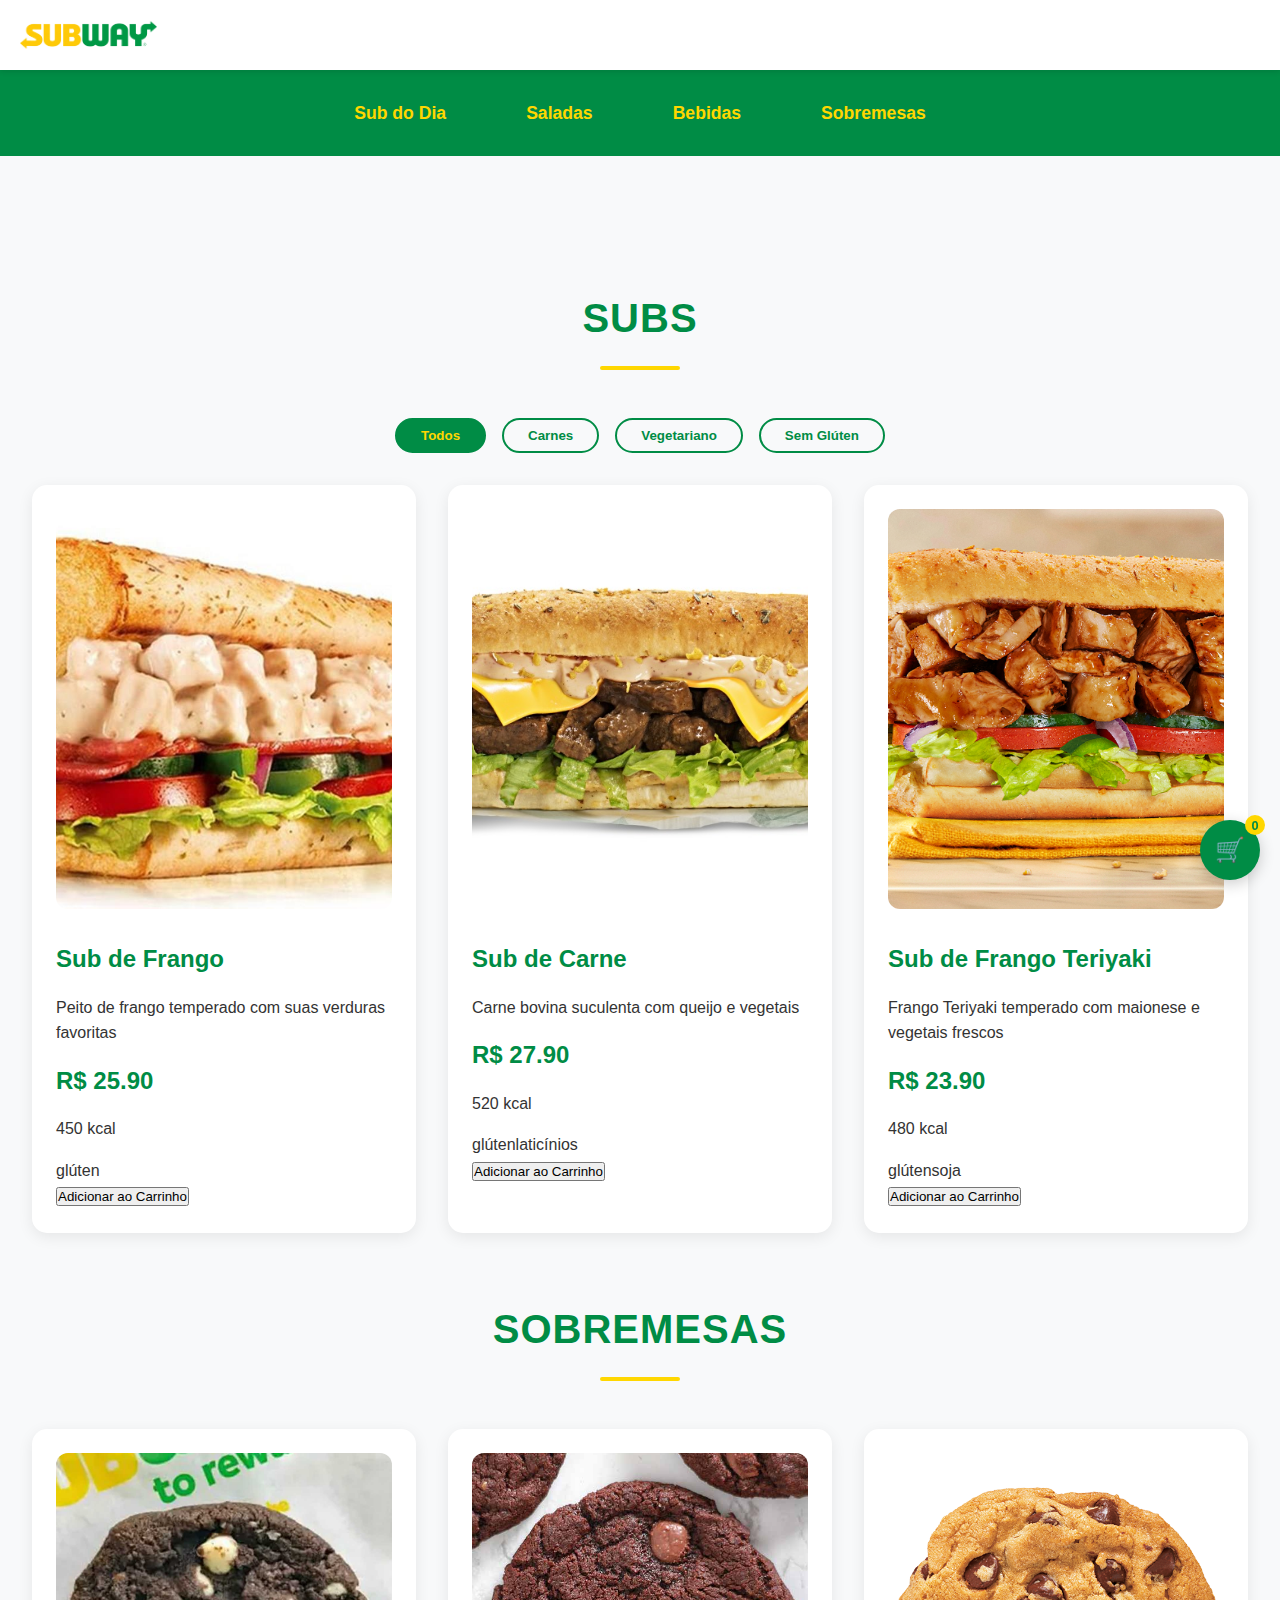
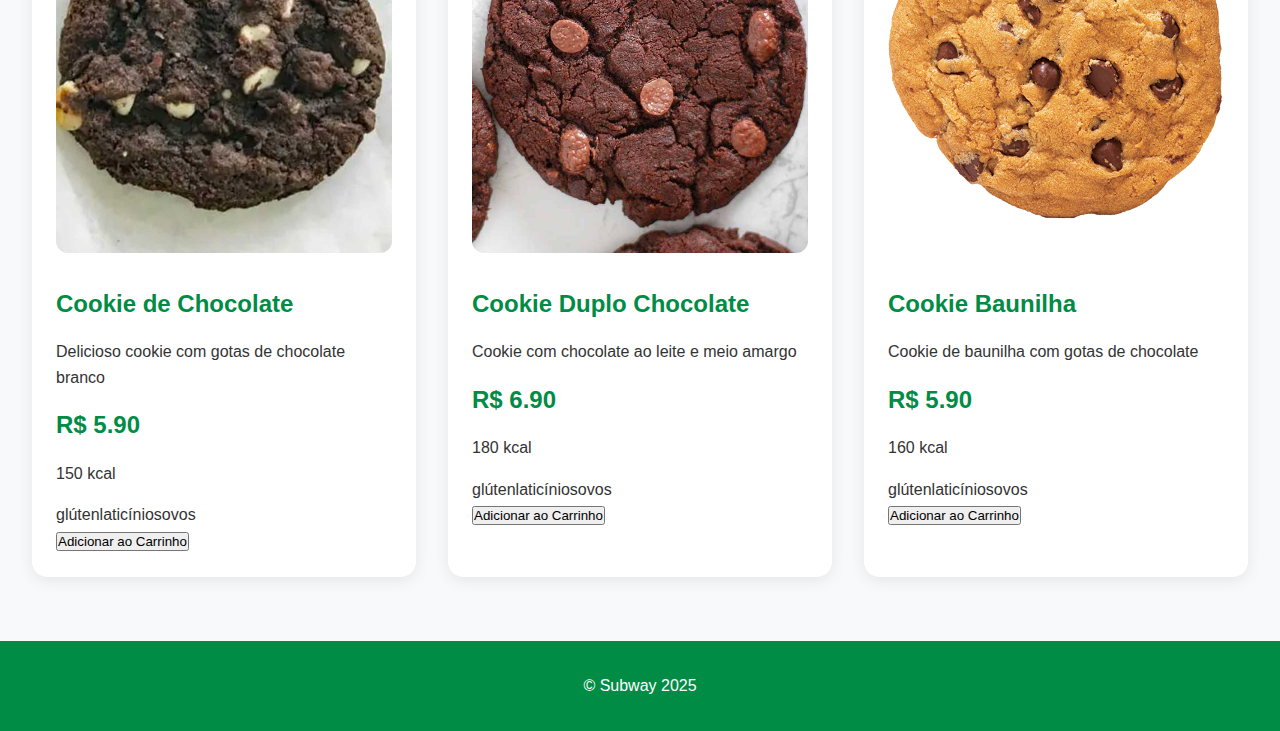
<file: index.html>
<!DOCTYPE html>
<html lang="pt-br">
<head>
    <meta charset="UTF-8"> <!-- Define a codificação de caracteres para suportar caracteres especiais -->
    <meta name="viewport" content="width=device-width, initial-scale=1.0"> <!-- Torna a página responsiva em dispositivos móveis -->
    <title>Subway - Cardápio Digital</title> <!-- Define o título da página -->
    <link rel="stylesheet" href="style.css"> <!-- Importa a folha de estilos externa -->
</head>
<body>
    <header role="banner"> <!-- Cabeçalho da página, contém o logo e o botão de menu -->
        <img src="logo subway.png" alt="Logo do Subway - Fresh Food" class="logo"> <!-- Logo da empresa -->
        <button class="menu-toggle" aria-label="Abrir menu" aria-expanded="false" aria-controls="menu-principal">
            <span class="hamburger" aria-hidden="true"></span>
        </button>
    </header>

    <nav id="menu-principal" role="navigation" aria-label="Menu principal"> <!-- Barra de navegação principal -->
        <ul role="menu">
            <li role="none"><a href="#subs" role="menuitem" aria-label="Ir para seção Sub do Dia">Sub do Dia</a></li>
            <li role="none"><a href="#saladas" role="menuitem" aria-label="Ir para seção Saladas">Saladas</a></li>
            <li role="none"><a href="#bebidas" role="menuitem" aria-label="Ir para seção Bebidas">Bebidas</a></li>
            <li role="none"><a href="#sobremesas" role="menuitem" aria-label="Ir para seção Sobremesas">Sobremesas</a></li>
        </ul>
    </nav>

    <main role="main"> <!-- Conteúdo principal da página -->
        <section id="subs" aria-labelledby="subs-title"> <!-- Seção dos sanduíches -->
            <h2 id="subs-title" class="section-title">Subs</h2>
            <div class="filtros" role="group" aria-label="Filtros de produtos">
                <button class="filtro-btn" data-categoria="todos" aria-pressed="true">Todos</button>
                <button class="filtro-btn" data-categoria="carne">Carnes</button>
                <button class="filtro-btn" data-categoria="vegetariano">Vegetariano</button>
                <button class="filtro-btn" data-categoria="sem-gluten">Sem Glúten</button>
            </div>
            <div class="menu-grid" id="subs-container" role="grid">
                <!-- Subs serão inseridos aqui via JavaScript -->
            </div>
        </section>

        <section id="sobremesas" aria-labelledby="sobremesas-title"> <!-- Seção das sobremesas -->
            <h2 id="sobremesas-title" class="section-title">Sobremesas</h2>
            <div class="sobremesas-container" id="sobremesas-container" role="grid">
                <!-- Sobremesas serão inseridas aqui via JavaScript -->
            </div>
        </section>
    </main>

    <div id="carrinho" class="carrinho" role="region" aria-label="Carrinho de compras">
        <button class="carrinho-btn" aria-label="Abrir carrinho">
            <span class="carrinho-icon" aria-hidden="true">🛒</span>
            <span class="carrinho-contador" aria-live="polite">0</span>
        </button>
        <div class="carrinho-conteudo" aria-hidden="true">
            <h3>Carrinho</h3>
            <div class="carrinho-items"></div>
            <div class="carrinho-total"></div>
            <button class="fechar-carrinho" aria-label="Fechar carrinho">Fechar</button>
        </div>
    </div>

    <footer role="contentinfo"> <!-- Rodapé da página -->
        <p>&copy; Subway 2025</p>
    </footer>
    <script src="data.js"></script>
    <script src="script.js"></script> <!-- Importa o arquivo de script JavaScript -->
</body>
</html>
</file>
<file: style.css>
/* Reset de estilos para garantir consistência entre navegadores */
* {
    margin: 0;
    padding: 0;
    box-sizing: border-box;
}

/* Definições gerais do corpo da página */
body {
    font-family: 'Segoe UI', Tahoma, Geneva, Verdana, sans-serif;
    background-color: #f8f9fa;
    color: #333333;
    line-height: 1.6;
}

/* Estilização do cabeçalho */
header {
    display: flex;
    justify-content: space-between;
    align-items: center;
    padding: 15px 20px;
    background-color: #fff;
    box-shadow: 0 2px 5px rgba(0,0,0,0.1);
    position: relative;
    top: 0;
    left: 0;
    right: 0;
    z-index: 1000;
    height: 70px;
}

/* Tamanho da logo */
.logo {
    height: 40px;
    width: auto;
}

/* Navegação principal */
nav {
    position: relative;
    top: 0px;
    left: 0;
    width: 100%;
    background-color: #008C45;
    z-index: 999;
    transition: all 0.3s ease;
}

/* Estilização da lista de navegação */
nav ul {
    list-style: none;
    display: flex;
    justify-content: center;
    align-items: center;
    padding: 1rem 0;
    margin: 0;
    gap: 2rem;
    max-width: 1200px;
    margin: 0 auto;
}

/* Estilização dos links do menu */
nav a {
    color: #FFD700;
    text-decoration: none;
    font-weight: 600;
    font-size: 1.1rem;
    padding: 0.8rem 1.5rem;
    border-radius: 25px;
    transition: all 0.3s ease;
    display: block;
    position: relative;
}

/* Animação no hover do menu */
nav a::after {
    content: '';
    position: absolute;
    bottom: 0;
    left: 50%;
    transform: translateX(-50%);
    width: 0;
    height: 2px;
    background-color: #FFD700;
    transition: width 0.3s ease;
}

nav a:hover::after {
    width: 70%;
}

nav a:hover {
    background-color: rgba(255, 215, 0, 0.1);
    color: #FFD700;
    transform: translateY(-2px);
}

/* Espaçamento principal */
main {
    margin-top: 130px;
    padding: 20px;
}

/* Título das seções */
.section-title {
    text-align: center;
    margin: 3rem 0;
    color: #008C45;
    font-size: 2.5rem;
    position: relative;
    text-transform: uppercase;
    letter-spacing: 1px;
}

.section-title::after {
    content: '';
    display: block;
    width: 80px;
    height: 4px;
    background-color: #FFD700;
    margin: 1rem auto;
    border-radius: 2px;
}

/* Grid de layout para os itens do menu */
.menu-grid {
    display: grid;
    gap: 2rem;
    margin-bottom: 4rem;
}

/* Estilização dos cards de menu */
article {
    background-color: #ffffff;
    border-radius: 15px;
    padding: 1.5rem;
    box-shadow: 0 4px 15px rgba(0,0,0,0.08);
    transition: all 0.3s ease;
}

article:hover {
    transform: translateY(-8px);
    box-shadow: 0 8px 25px rgba(0,0,0,0.15);
}

/* Imagens dos produtos */
article img {
    width: 100%;
    height: 300px;
    object-fit: cover;
    border-radius: 12px;
    margin-bottom: 1.5rem;
}

article h2 {
    color: #008C45;
    font-size: 1.5rem;
    margin-bottom: 1rem;
}

article p {
    margin-bottom: 1rem;
}

/* Estilização do preço */
.preco {
    color: #008C45;
    font-weight: bold;
    font-size: 1.5rem;
    margin-top: 1rem;
}

.sobremesas-container {
    display: grid;
    gap: 2rem;
}

.sobremesa-item {
    background-color: #ffffff;
    border-radius: 15px;
    overflow: hidden;
    box-shadow: 0 4px 15px rgba(0,0,0,0.08);
    transition: all 0.3s ease;
}

.sobremesa-item:hover {
    transform: translateY(-8px);
    box-shadow: 0 8px 25px rgba(0,0,0,0.15);
}

figure {
    width: 100%;
    margin: 0;
}

figure img {
    width: 100%;
    height: 300px;
    object-fit: cover;
}

figcaption {
    text-align: center;
    padding: 1rem;
    font-weight: 600;
    color: #008C45;
    font-size: 1.2rem;
}

.sobremesa-info {
    padding: 1.5rem;
}

/* Estilos para o rodapé */
footer {
    background-color: #008C45;
    color: #ffffff;
    text-align: center;
    padding: 2rem;
    margin-top: 4rem;
}

/* Responsividade para telas médias */
@media (min-width: 768px) {
    nav ul {
        flex-direction: row;
        justify-content: center;
        gap: 2rem;
    }

    .menu-grid {
        grid-template-columns: repeat(2, 1fr);
    }

    .sobremesas-container {
        grid-template-columns: repeat(2, 1fr);
    }

    article img, figure img {
        height: 350px;
    }
}

/* Responsividade para telas grandes */
@media (min-width: 1024px) {
    .menu-grid {
        grid-template-columns: repeat(3, 1fr);
    }

    .sobremesas-container {
        grid-template-columns: repeat(3, 1fr);
    }

    article img, figure img {
        height: 400px;
    }

    main {
        padding: 0 2rem;
    }
}

@media (min-width: 1440px) {
    main {
        padding: 0 3rem;
    }

    article img, figure img {
        height: 450px;
    }

    .section-title {
        font-size: 3rem;
    }

    article h2 {
        font-size: 1.8rem;
    }

    article p {
        font-size: 1.2rem;
    }
}

/* Estilização do botão de menu mobile */
.menu-toggle {
    display: none;
    background: none;
    border: none;
    cursor: pointer;
    padding: 15px;
    z-index: 1001;
}

/* Estilização do ícone de hambúrguer */
.hamburger {
    display: block;
    width: 24px;
    height: 2px;
    background-color: #008c45;
    position: relative;
    transition: all 0.3s;
}

.hamburger::before,
.hamburger::after {
    content: '';
    position: absolute;
    width: 24px;
    height: 2px;
    background-color: #008c45;
    transition: all 0.3s;
    left: 0;
}

.hamburger::before {
    top: -8px;
}

.hamburger::after {
    bottom: -8px;
}

/* Efeito ao ativar o menu hambúrguer */
.menu-toggle.active .hamburger {
    background-color: transparent;
}

.menu-toggle.active .hamburger::before {
    transform: rotate(45deg);
    top: 0;
}

.menu-toggle.active .hamburger::after {
    transform: rotate(-45deg);
    bottom: 0;
}

.nav-menu {
    display: none;
}

/* Ajustes para navegação mobile */
@media (max-width: 768px) {
    .menu-toggle {
        display: block;
        padding: 10px;
        min-width: 44px;
        min-height: 44px;
        display: flex;
        align-items: center;
        justify-content: center;
    }

    nav {
        position: fixed;
        top: 70px;
        left: -100%;
        width: 85%;
        max-width: 300px;
        height: calc(100vh - 70px);
        background-color: #008C45;
        transition: left 0.3s ease;
        box-shadow: 4px 0 10px rgba(0, 0, 0, 0.1);
        overflow-y: auto;
        -webkit-overflow-scrolling: touch;
        padding: 1rem 0;
    }

    nav.active {
        left: 0;
        display: block;
    }

    nav ul {
        flex-direction: column;
        padding: 0;
        gap: 0.5rem;
    }

    nav li {
        width: 100%;
        margin: 0;
    }

    nav a {
        padding: 1rem 1.5rem;
        border-radius: 0;
        text-align: left;
        background-color: rgba(255, 215, 0, 0.1);
        display: flex;
        align-items: center;
        min-height: 44px;
        transition: all 0.2s ease;
    }

    nav a:focus {
        outline: 2px solid #FFD700;
        outline-offset: -2px;
        background-color: rgba(255, 215, 0, 0.2);
    }

    nav a:hover {
        background-color: rgba(255, 215, 0, 0.2);
        transform: translateX(5px);
    }

    body.menu-open::after {
        content: '';
        position: fixed;
        top: 0;
        left: 0;
        width: 100%;
        height: 100%;
        background-color: rgba(0, 0, 0, 0.5);
        z-index: 998;
        opacity: 0;
        transition: opacity 0.3s ease;
    }

    body.menu-open::after {
        opacity: 1;
    }

    /* Melhorias na acessibilidade dos itens do menu */
    .menu-item {
        position: relative;
    }

    .menu-item:focus-within {
        outline: 2px solid #008C45;
        outline-offset: 4px;
    }

    .adicionar-carrinho {
        width: 100%;
        padding: 0.8rem;
        background-color: #008C45;
        color: #FFD700;
        border: none;
        border-radius: 8px;
        font-weight: 600;
        cursor: pointer;
        transition: all 0.3s ease;
        min-height: 44px;
    }

    .adicionar-carrinho:focus {
        outline: 2px solid #FFD700;
        outline-offset: 2px;
    }

    .adicionar-carrinho:hover {
        background-color: #006633;
        transform: translateY(-2px);
    }

    .alergeno-tag {
        display: inline-block;
        padding: 0.3rem 0.8rem;
        background-color: #f0f0f0;
        border-radius: 15px;
        font-size: 0.9rem;
        margin: 0.2rem;
        color: #666;
    }

    /* Melhorias no carrinho */
    .carrinho-btn {
        min-width: 44px;
        min-height: 44px;
    }

    .carrinho-btn:focus {
        outline: 2px solid #FFD700;
        outline-offset: 2px;
    }

    .carrinho-conteudo {
        padding: 1.5rem;
    }

    .carrinho-item {
        padding: 1rem;
        border-bottom: 1px solid #f0f0f0;
        display: flex;
        justify-content: space-between;
        align-items: center;
    }

    .remover-item {
        padding: 0.5rem 1rem;
        background-color: #ff4444;
        color: white;
        border: none;
        border-radius: 4px;
        cursor: pointer;
        min-height: 36px;
    }

    .remover-item:focus {
        outline: 2px solid #cc0000;
        outline-offset: 2px;
    }

    main {
        margin-top: 70px;
    }
}

@media (min-width: 769px) {
    .menu-toggle {
        display: none;
    }

    nav {
        display: block !important;
    }

    nav ul {
        flex-direction: row;
    }

    nav li {
        border: none;
    }
}

/* Estilos para os filtros */
.filtros {
    display: flex;
    gap: 1rem;
    margin: 2rem auto;
    justify-content: center;
    flex-wrap: wrap;
    max-width: 800px;
}

.filtro-btn {
    padding: 0.5rem 1.5rem;
    border: 2px solid #008C45;
    border-radius: 25px;
    background: none;
    color: #008C45;
    font-weight: 600;
    cursor: pointer;
    transition: all 0.3s ease;
}

.filtro-btn:hover,
.filtro-btn[aria-pressed="true"] {
    background-color: #008C45;
    color: #FFD700;
}

/* Estilos para o carrinho */
.carrinho {
    position: fixed;
    bottom: 20px;
    right: 20px;
    z-index: 1000;
}

.carrinho-btn {
    width: 60px;
    height: 60px;
    border-radius: 50%;
    background-color: #008C45;
    border: none;
    color: #FFD700;
    font-size: 1.5rem;
    cursor: pointer;
    display: flex;
    align-items: center;
    justify-content: center;
    position: relative;
    box-shadow: 0 4px 15px rgba(0,0,0,0.2);
    transition: transform 0.3s ease;
}

.carrinho-btn:hover {
    transform: scale(1.1);
}

.carrinho-contador {
    position: absolute;
    top: -5px;
    right: -5px;
    background-color: #FFD700;
    color: #008C45;
    font-size: 0.8rem;
    font-weight: bold;
    width: 20px;
    height: 20px;
    border-radius: 50%;
    display: flex;
    align-items: center;
    justify-content: center;
}

.carrinho-conteudo {
    position: fixed;
    top: 0;
    right: -100%;
    width: 90%;
    max-width: 400px;
    height: 100vh;
    background-color: #fff;
    box-shadow: -2px 0 10px rgba(0,0,0,0.1);
    padding: 2rem;
    transition: right 0.3s ease;
    display: flex;
    flex-direction: column;
}

.carrinho-conteudo.active {
    right: 0;
}

.carrinho-items {
    flex: 1;
    overflow-y: auto;
    margin: 1rem 0;
}

.carrinho-total {
    font-size: 1.2rem;
    font-weight: bold;
    color: #008C45;
    margin: 1rem 0;
    padding-top: 1rem;
    border-top: 2px solid #f0f0f0;
}

.fechar-carrinho {
    padding: 0.8rem;
    background-color: #008C45;
    color: #FFD700;
    border: none;
    border-radius: 8px;
    cursor: pointer;
    font-weight: 600;
    transition: background-color 0.3s ease;
}

.fechar-carrinho:hover {
    background-color: #006633;
}

/* Animações */
@keyframes fadeIn {
    from { opacity: 0; transform: translateY(20px); }
    to { opacity: 1; transform: translateY(0); }
}

.menu-item, .sobremesa-item {
    animation: fadeIn 0.5s ease forwards;
}

/* Lazy loading de imagens */
.lazy-image {
    opacity: 0;
    transition: opacity 0.3s ease;
}

.lazy-image.loaded {
    opacity: 1;
}

/* Responsividade para o carrinho */
@media (max-width: 768px) {
    .carrinho-conteudo {
        width: 100%;
    }
    
    .filtros {
        padding: 0 1rem;
    }
}
</file>
